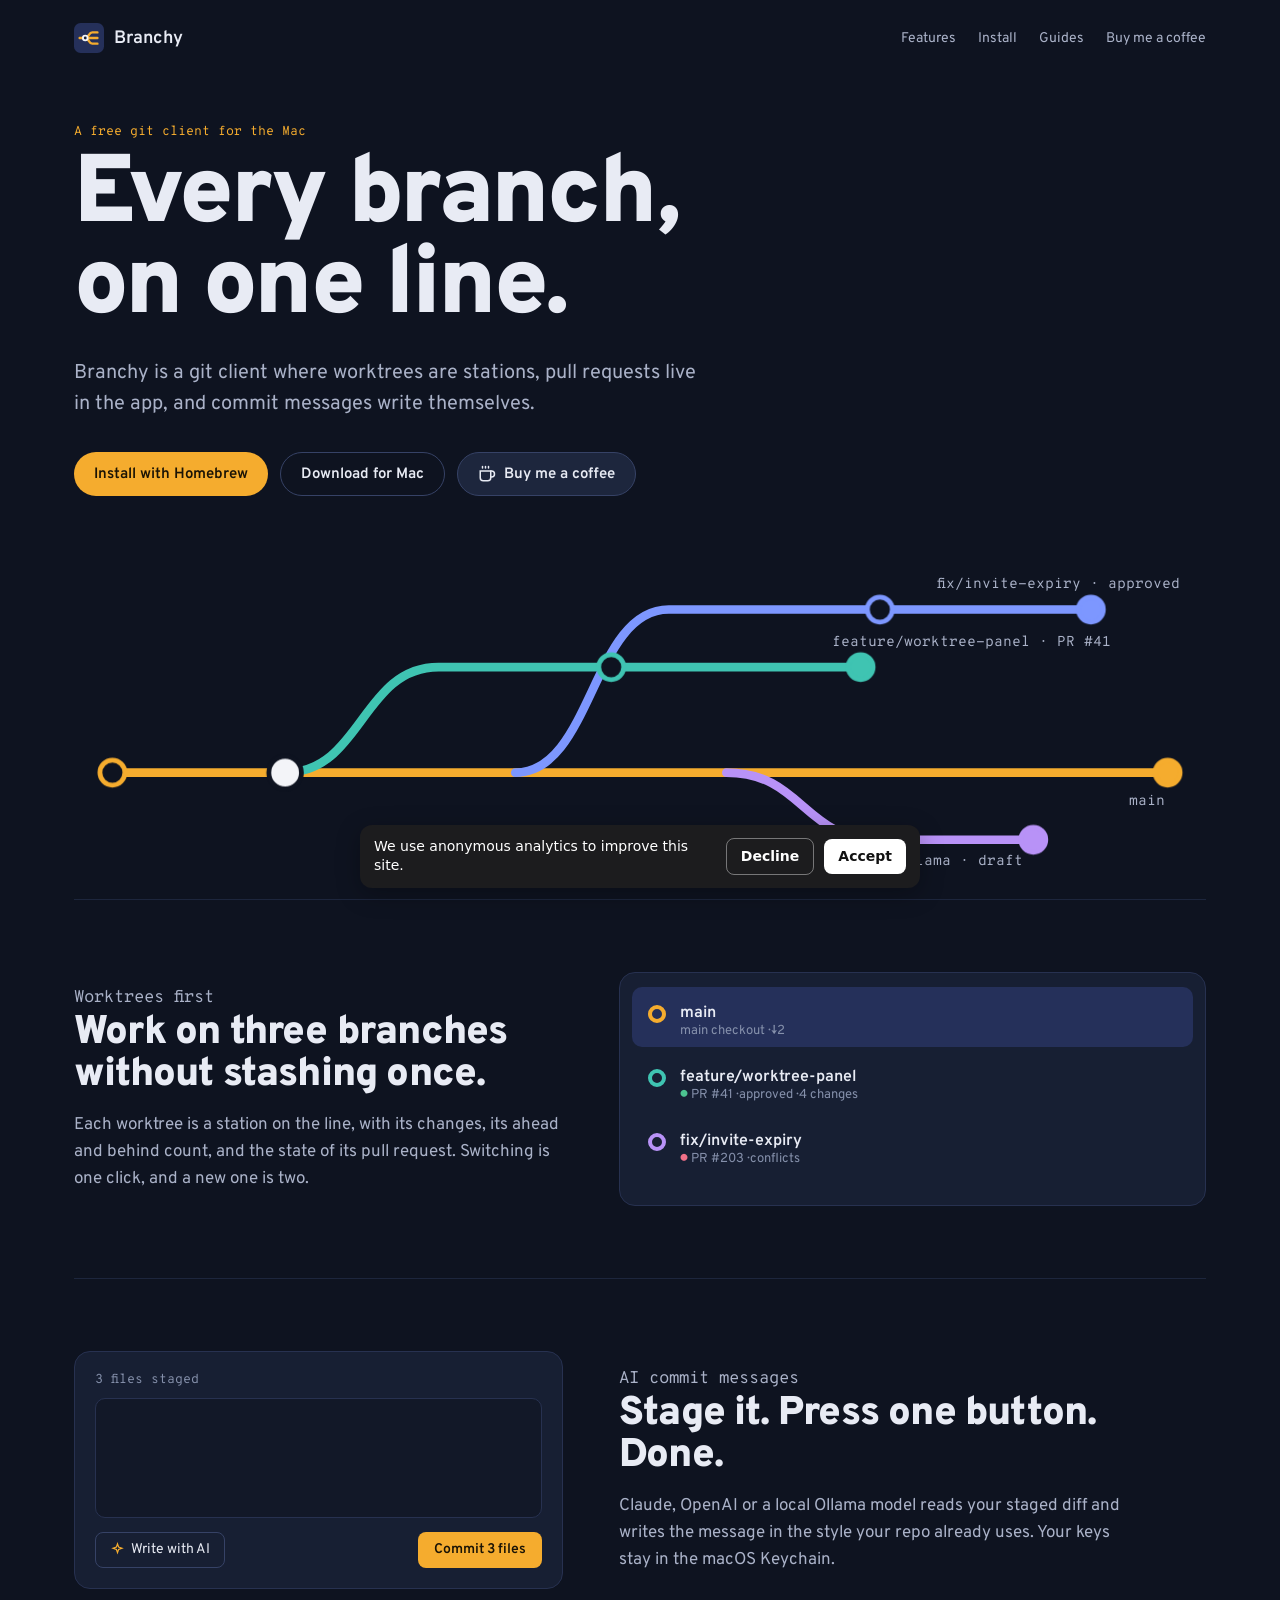
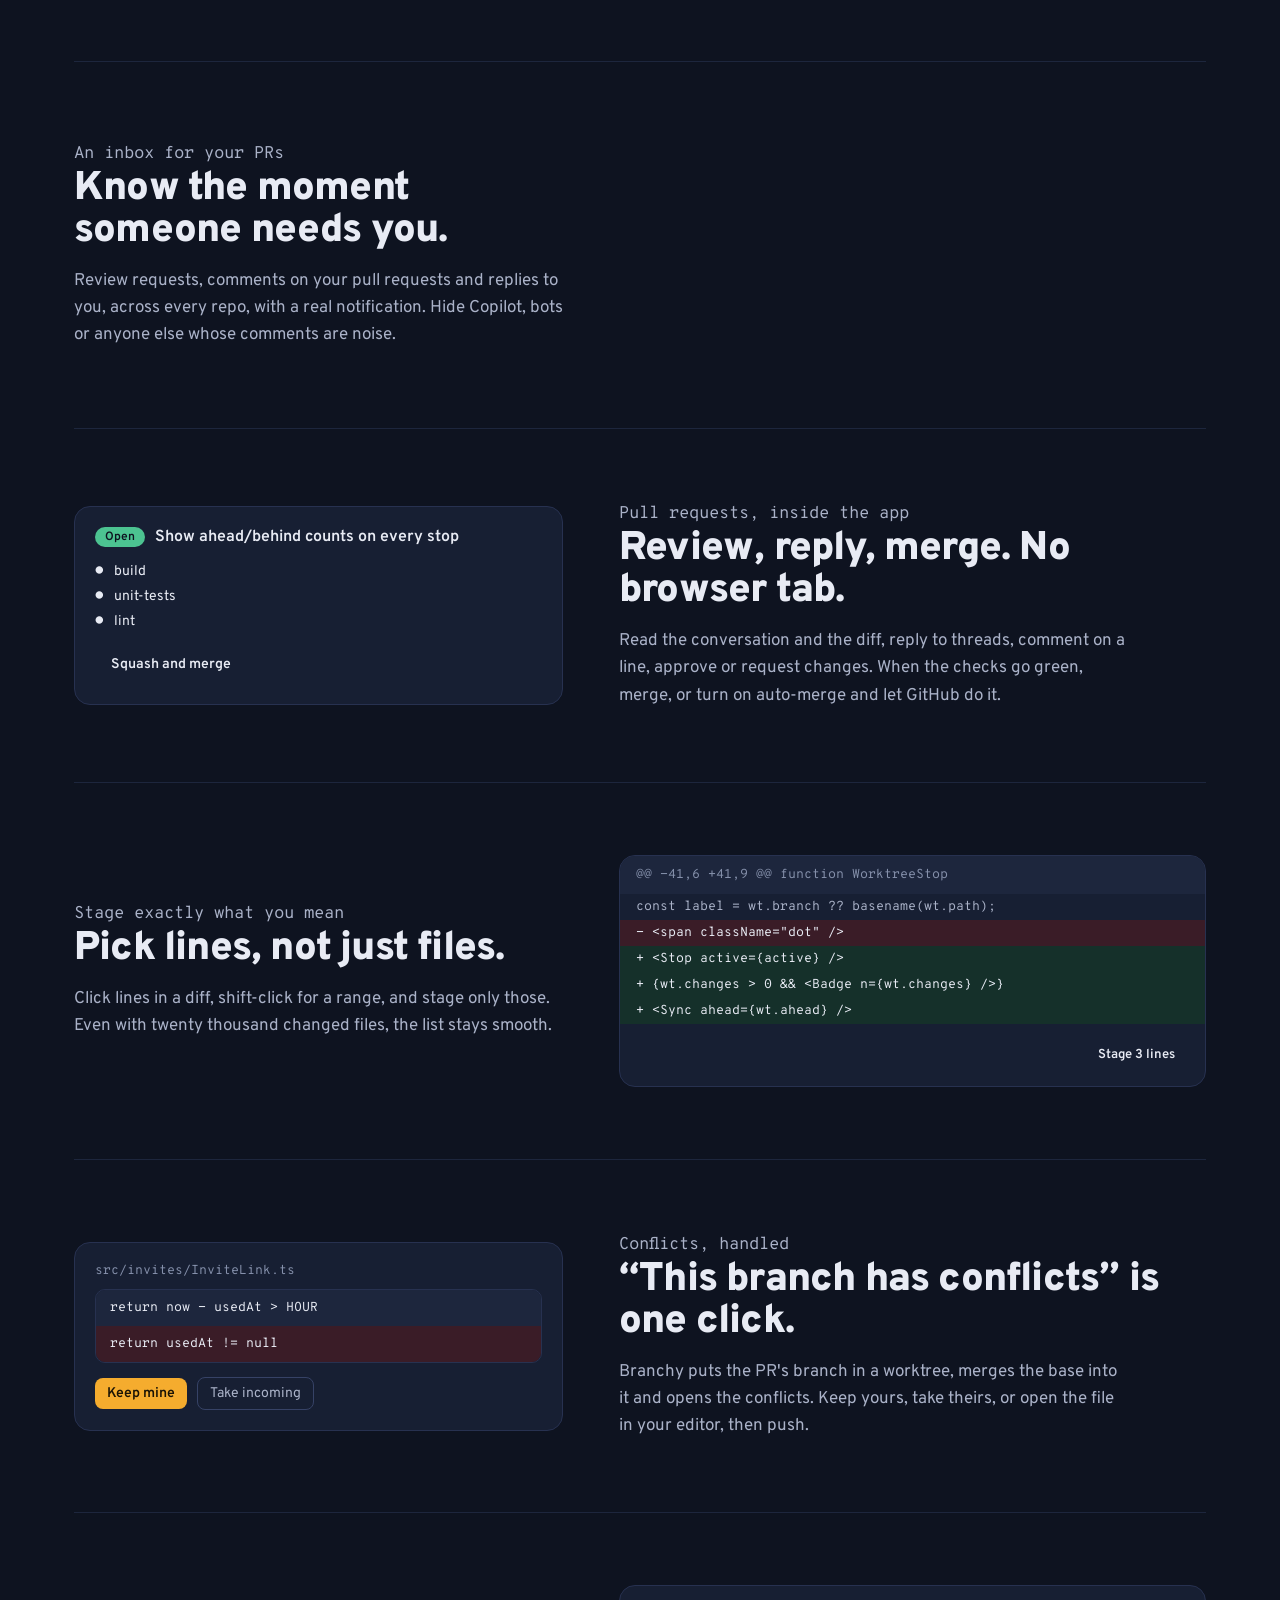
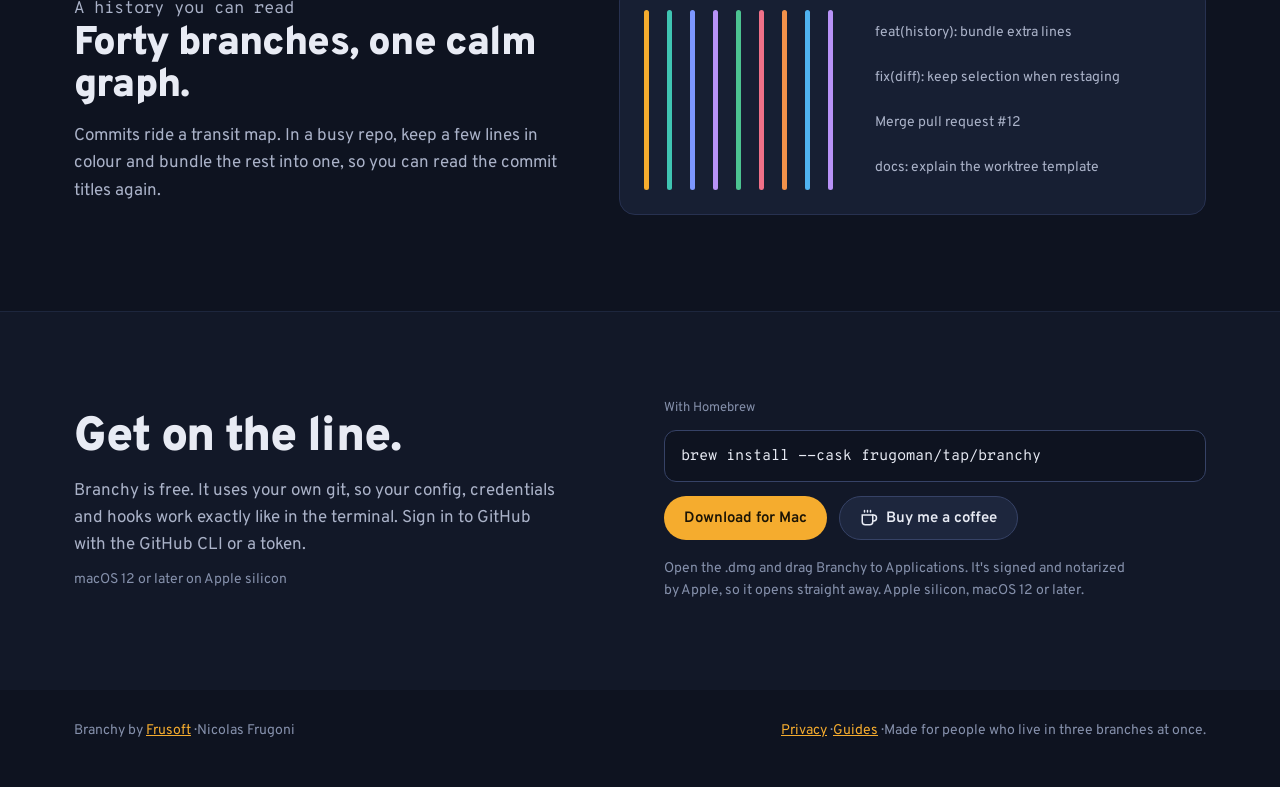
<file: index.html>
<!doctype html>
<html lang="en">
<head>
<meta charset="utf-8">
<meta name="viewport" content="width=device-width, initial-scale=1">
<title>Branchy — a git client where every branch is a line</title>
<meta name="description" content="A free git client for the Mac where worktrees are stations, pull requests live in the app, and commit messages write themselves.">
<link rel="canonical" href="https://branchy.frusoft.dev/">
<meta name="twitter:card" content="summary">
<meta name="twitter:title" content="Branchy — a git client where every branch is a line">
<meta name="twitter:description" content="A free git client for macOS built around worktrees: every worktree on one line, pull requests in the app, AI commit messages.">
<meta name="twitter:image" content="https://branchy.frusoft.dev/icon.png">
<meta property="og:type" content="website">
<meta property="og:url" content="https://branchy.frusoft.dev/">
<meta property="og:title" content="Branchy — every branch, on one line">
<meta property="og:description" content="Worktrees as stations, a PR inbox with notifications, reviews and merges in the app, and AI commit messages. Free for macOS.">
<meta property="og:image" content="https://branchy.frusoft.dev/icon.png">
<meta name="theme-color" content="#0e1320">
<link rel="icon" href="icon.png">
<link rel="preconnect" href="https://fonts.googleapis.com">
<link href="https://fonts.googleapis.com/css2?family=Overpass:wght@400;500;600;800;900&family=Overpass+Mono:wght@400;500&display=swap" rel="stylesheet">
<style>
body{margin:0;background:#0e1320}
a{color:#f5ac2e}a:hover{color:#ffc766}
*{box-sizing:border-box}
.wrap{max-width:1180px;margin:0 auto;padding:0 24px}
.mono{font-family:var(--mono)}
.disp{font-family:var(--display);font-weight:var(--display-weight)}
.btn{display:inline-flex;align-items:center;gap:8px;min-height:44px;padding:0 20px;border-radius:999px;font-weight:600;font-size:15px;text-decoration:none;white-space:nowrap}
.btn-primary{background:#f5ac2e;color:#1b1405}.btn-primary:hover{color:#1b1405;background:#ffbe4d}
.btn-ghost{border:1px solid #364266;color:#e8ebf4}.btn-ghost:hover{color:#e8ebf4;border-color:#5d6785}
.btn-coffee{background:#1d263d;color:#e8ebf4;border:1px solid #364266}.btn-coffee:hover{color:#e8ebf4;border-color:#f5ac2e}
.card{background:#171f33;border:1px solid #273150;border-radius:16px;overflow:hidden}
.feature{display:grid;grid-template-columns:minmax(0,5fr) minmax(0,6fr);gap:56px;align-items:center;padding:72px 0;border-top:1px solid #1d263d}
.feature.flip .copy{order:2}
@media (max-width:860px){.feature{grid-template-columns:1fr;gap:28px;padding:48px 0}.feature.flip .copy{order:0}.hero-grid{grid-template-columns:1fr !important}}
.kicker{font-family:var(--mono);font-size:13px;color:#f5ac2e;margin:0 0 12px}
.feature h2{font-family:var(--display);font-size:40px;line-height:1.05;letter-spacing:-0.02em;margin:0 0 16px;font-weight:var(--display-weight)}
.feature p{font-size:17px;line-height:1.6;color:#aab2c8;margin:0;max-width:46ch}

/* hero map: lines draw, stations light up, a train runs the main line */
.draw{stroke-dasharray:1400;stroke-dashoffset:1400;animation:draw 2.4s cubic-bezier(.6,.1,.2,1) forwards}
.d2{animation-delay:.5s}.d3{animation-delay:.9s}.d4{animation-delay:1.3s}
@keyframes draw{to{stroke-dashoffset:0}}
.stop{opacity:0;transform-box:fill-box;transform-origin:center;animation:pop .4s ease-out forwards}
@keyframes pop{from{opacity:0;transform:scale(.3)}to{opacity:1;transform:scale(1)}}
.train{offset-path:path('M40 230 H1140');animation:ride 7s linear 2.4s infinite;opacity:0}
@keyframes ride{0%{offset-distance:0%;opacity:0}6%{opacity:1}94%{opacity:1}100%{offset-distance:100%;opacity:0}}
.lbl{opacity:0;animation:fade .5s ease-out forwards}
@keyframes fade{to{opacity:1}}

/* worktrees: the active station moves down the line */
.wt-hl{animation:wt 7.5s ease-in-out infinite}
@keyframes wt{0%,28%{transform:translateY(0)}34%,62%{transform:translateY(64px)}68%,94%{transform:translateY(128px)}100%{transform:translateY(0)}}

/* AI commit: a message types itself */
.type{display:inline-block;overflow:hidden;white-space:nowrap;vertical-align:bottom;width:0;animation:type 6s steps(46) infinite}
@keyframes type{0%,12%{width:0}62%,92%{width:46ch}100%{width:0}}
.type2{display:inline-block;overflow:hidden;white-space:nowrap;vertical-align:bottom;width:0;animation:type2 6s steps(38) infinite}
@keyframes type2{0%,62%{width:0}84%,92%{width:38ch}100%{width:0}}
.spark{animation:spark 6s ease-in-out infinite}
@keyframes spark{0%,10%{box-shadow:0 0 0 0 rgba(245,172,46,.0)}6%{box-shadow:0 0 0 6px rgba(245,172,46,.35)}20%,100%{box-shadow:0 0 0 0 rgba(245,172,46,0)}}

/* inbox: notifications slide in */
.note{opacity:0;transform:translateX(40px);animation:note 8s ease-out infinite}
.n2{animation-delay:.8s}.n3{animation-delay:1.6s}
@keyframes note{0%{opacity:0;transform:translateX(40px)}8%,80%{opacity:1;transform:none}90%,100%{opacity:0;transform:translateX(0) translateY(-8px)}}

/* PR: checks pass, then merge */
.chk{animation:chk 8s steps(1) infinite}
.c2{animation-name:chk2}.c3{animation-name:chk3}
@keyframes chk{0%,12%{color:#f5ac2e}12%,100%{color:#4cc391}}
@keyframes chk2{0%,24%{color:#f5ac2e}24%,100%{color:#4cc391}}
@keyframes chk3{0%,36%{color:#f5ac2e}36%,100%{color:#4cc391}}
.merge{animation:merge 8s ease infinite}
@keyframes merge{0%,40%{background:#273150;color:#737d98}46%,64%{background:#f5ac2e;color:#1b1405}70%,100%{background:#b892f7;color:#0e1320}}
.merged{opacity:0;animation:merged 8s ease infinite}
@keyframes merged{0%,68%{opacity:0}72%,96%{opacity:1}100%{opacity:0}}

/* staging: lines get picked one by one */
.pick{animation:pick 6s steps(1) infinite}
.p2{animation-name:pick2}.p3{animation-name:pick3}
@keyframes pick{0%,15%{box-shadow:inset 3px 0 0 transparent}15%,85%{box-shadow:inset 3px 0 0 #7d97ff}}
@keyframes pick2{0%,30%{box-shadow:inset 3px 0 0 transparent}30%,85%{box-shadow:inset 3px 0 0 #7d97ff}}
@keyframes pick3{0%,45%{box-shadow:inset 3px 0 0 transparent}45%,85%{box-shadow:inset 3px 0 0 #7d97ff}}
.stagebtn{animation:stagebtn 6s steps(1) infinite}
@keyframes stagebtn{0%,55%{background:#1d263d;color:#aab2c8}55%,85%{background:#f5ac2e;color:#1b1405}}

/* conflicts: pick a side, file resolves */
.ours{animation:ours 7s ease infinite}
@keyframes ours{0%,30%{opacity:1}40%,100%{opacity:1;background:#15302a}}
.theirs{animation:theirs 7s ease infinite}
@keyframes theirs{0%,30%{opacity:1;max-height:40px}40%,100%{opacity:0;max-height:0}}
.resolved{opacity:0;animation:resolved 7s ease infinite}
@keyframes resolved{0%,42%{opacity:0}50%,92%{opacity:1}100%{opacity:0}}

/* history: many lines bundle into one */
.lane{animation:bundle 6s ease-in-out infinite}
@keyframes bundle{0%,30%{transform:none;opacity:1}55%,85%{transform:translateX(var(--to));opacity:.25}100%{transform:none;opacity:1}}

@media (prefers-reduced-motion:reduce){
  *,*::before,*::after{animation:none !important}
  .draw{stroke-dashoffset:0}.stop,.lbl,.note,.merged,.resolved{opacity:1;transform:none}
  .type{width:46ch}.type2{width:38ch}.train{display:none}
}
</style>
<script type="application/ld+json">
{"@context":"https://schema.org","@type":"SoftwareApplication","name":"Branchy","applicationCategory":"DeveloperApplication","operatingSystem":"macOS 12 or later (Apple silicon)","description":"A free git client for macOS where worktrees are first-class: every worktree on one line, pull requests reviewed and merged in the app, AI commit messages.","url":"https://branchy.frusoft.dev/","downloadUrl":"https://github.com/frugoman/homebrew-tap/releases/download/branchy-v0.3.0/Branchy-0.3.0.dmg","softwareVersion":"0.3.0","image":"https://branchy.frusoft.dev/icon.png","offers":{"@type":"Offer","price":"0","priceCurrency":"USD"},"author":{"@type":"Organization","name":"Frusoft","url":"https://frusoft.dev"}}
</script>
<script defer src="/analytics.js" data-mid="G-8YEB17G493"></script>
</head>
<body>
<div style="background: #0e1320; color: #e8ebf4; font-family: var(--body); font-size: 16px; overflow: hidden; --display: 'Overpass', sans-serif; --body: 'Overpass', sans-serif; --mono: 'Overpass Mono', monospace; --display-weight: 900">

  <header class="wrap" style="display: flex; align-items: center; gap: 16px; height: 76px">
    <a href="#top" style="display: flex; align-items: center; gap: 10px; color: #e8ebf4; text-decoration: none; font-weight: 600; font-size: 18px">
      <svg width="30" height="30" viewBox="0 0 64 64" aria-hidden="true"><rect width="64" height="64" rx="14" fill="#25305a"></rect><path d="M12 32H50M24 32c8 0 7-12 15-12h11M24 32c8 0 7 12 15 12h11" fill="none" stroke-width="5" stroke-linecap="round" stroke="#f5ac2e"></path><circle cx="24" cy="32" r="7" fill="#f3f4f8"></circle><circle cx="24" cy="32" r="3" fill="#18203a"></circle></svg>
      Branchy
    </a>
    <nav aria-label="Sections" style="display: flex; gap: 22px; margin-left: auto; font-size: 14px; flex-wrap: wrap">
      <a href="#features" style="color: #aab2c8; text-decoration: none">Features</a>
      <a href="#install" style="color: #aab2c8; text-decoration: none">Install</a>
      <a href="/guides/" style="color: #aab2c8; text-decoration: none">Guides</a>
      <a href="https://buymeacoffee.com/frugoman" style="color: #aab2c8; text-decoration: none">Buy me a coffee</a>
    </nav>
  </header>

  <section id="top" class="wrap" style="padding: 48px 24px 24px">
    <div class="hero-grid" style="display: grid; grid-template-columns: minmax(0, 1fr); gap: 32px">
      <div style="max-width: 820px">
        <p class="kicker">A free git client for the Mac</p>
        <h1 class="disp" style="margin: 0; font-size: clamp(48px, 8vw, 96px); line-height: .95; letter-spacing: -0.03em">Every branch,<br>on one line.</h1>
        <p style="margin: 24px 0 0; font-size: 20px; line-height: 1.55; color: #aab2c8; max-width: 640px">Branchy is a git client where worktrees are stations, pull requests live in the app, and commit messages write themselves.</p>
        <div style="display: flex; flex-wrap: wrap; gap: 12px; margin-top: 32px; align-items: center">
          <a class="btn btn-primary" href="#install">Install with Homebrew</a>
          <a data-cta="download" class="btn btn-ghost" href="https://github.com/frugoman/homebrew-tap/releases/download/branchy-v0.3.0/Branchy-0.3.0.dmg">Download for Mac</a>
          <a class="btn btn-coffee" href="https://buymeacoffee.com/frugoman">
            <svg width="18" height="18" viewBox="0 0 24 24" fill="none" stroke="currentColor" stroke-width="2" stroke-linecap="round" aria-hidden="true"><path d="M17 8h1a4 4 0 1 1 0 8h-1"></path><path d="M3 8h14v9a4 4 0 0 1-4 4H7a4 4 0 0 1-4-4Z"></path><path d="M6 2v2M10 2v2M14 2v2"></path></svg>
            Buy me a coffee
          </a>
        </div>
      </div>
    </div>

    <figure style="margin: 56px 0 0" aria-label="Animated transit map: branches leave main as coloured lines with worktree stations">
      <svg viewBox="0 0 1180 330" width="100%" role="img" aria-label="Branches drawn as transit lines leaving main">
        <g fill="none" stroke-width="9" stroke-linecap="round">
          <path class="draw" d="M40 230 H1140" stroke="#f5ac2e"></path>
          <path class="draw d2" d="M220 230 C 300 230 300 120 380 120 H 820" stroke="#3fc4b2"></path>
          <path class="draw d3" d="M460 230 C 540 230 540 60 620 60 H 1060" stroke="#7d97ff"></path>
          <path class="draw d4" d="M680 230 C 760 230 760 300 840 300 H 1000" stroke="#b892f7"></path>
        </g>
        <g stroke-width="5">
          <circle class="stop" style="animation-delay:.6s" cx="40" cy="230" r="13" fill="#0e1320" stroke="#f5ac2e"></circle>
          <circle class="stop" style="animation-delay:1.2s" cx="220" cy="230" r="17" fill="#f3f4f8" stroke="#0e1320"></circle>
          <circle class="stop" style="animation-delay:1.6s" cx="560" cy="120" r="13" fill="#0e1320" stroke="#3fc4b2"></circle>
          <circle class="stop" style="animation-delay:2.1s" cx="820" cy="120" r="13" fill="#3fc4b2" stroke="#3fc4b2"></circle>
          <circle class="stop" style="animation-delay:2.4s" cx="840" cy="60" r="13" fill="#0e1320" stroke="#7d97ff"></circle>
          <circle class="stop" style="animation-delay:2.8s" cx="1060" cy="60" r="13" fill="#7d97ff" stroke="#7d97ff"></circle>
          <circle class="stop" style="animation-delay:3.1s" cx="1000" cy="300" r="13" fill="#b892f7" stroke="#b892f7"></circle>
          <circle class="stop" style="animation-delay:2.2s" cx="1140" cy="230" r="13" fill="#f5ac2e" stroke="#f5ac2e"></circle>
        </g>
        <circle class="train" r="8" fill="#f3f4f8"></circle>
        <g style="font-family: var(--mono)" font-size="15" fill="#aab2c8">
          <text class="lbl" style="animation-delay:2.4s" x="790" y="98">feature/worktree-panel · PR #41</text>
          <text class="lbl" style="animation-delay:2.9s" x="900" y="38">fix/invite-expiry · approved</text>
          <text class="lbl" style="animation-delay:3.2s" x="830" y="326">ai/ollama · draft</text>
          <text class="lbl" style="animation-delay:2.4s" x="1100" y="264">main</text>
        </g>
      </svg>
    </figure>
  </section>

  <main id="features" class="wrap">

    <section class="feature">
      <div class="copy">
        <p class="kicker">Worktrees first</p>
        <h2>Work on three branches without stashing once.</h2>
        <p>Each worktree is a station on the line, with its changes, its ahead and behind count, and the state of its pull request. Switching is one click, and a new one is two.</p>
      </div>
      <div class="card" style="padding: 20px; position: relative">
        <div class="wt-hl" style="position: absolute; left: 12px; right: 12px; top: 14px; height: 60px; border-radius: 10px; background: #25305a" aria-hidden="true"></div>
        <ol style="list-style: none; margin: 0; padding: 0; position: relative">
          <li style="display: flex; gap: 14px; height: 64px; align-items: flex-start; padding: 10px 8px"><span style="width: 18px; height: 18px; border-radius: 50%; border: 4px solid #f5ac2e; flex-shrink: 0; margin-top: 2px" aria-hidden="true"></span><div><div style="font-weight: 600">main</div><div style="font-size: 13px; color: #8590ab">main checkout · ↓2</div></div></li>
          <li style="display: flex; gap: 14px; height: 64px; align-items: flex-start; padding: 10px 8px"><span style="width: 18px; height: 18px; border-radius: 50%; border: 4px solid #3fc4b2; flex-shrink: 0; margin-top: 2px" aria-hidden="true"></span><div><div style="font-weight: 600">feature/worktree-panel</div><div style="font-size: 13px; color: #8590ab"><span style="color: #4cc391">●</span> PR #41 · approved · 4 changes</div></div></li>
          <li style="display: flex; gap: 14px; height: 64px; align-items: flex-start; padding: 10px 8px"><span style="width: 18px; height: 18px; border-radius: 50%; border: 4px solid #b892f7; flex-shrink: 0; margin-top: 2px" aria-hidden="true"></span><div><div style="font-weight: 600">fix/invite-expiry</div><div style="font-size: 13px; color: #8590ab"><span style="color: #f07088">●</span> PR #203 · conflicts</div></div></li>
        </ol>
      </div>
    </section>

    <section class="feature flip">
      <div class="copy">
        <p class="kicker">AI commit messages</p>
        <h2>Stage it. Press one button. Done.</h2>
        <p>Claude, OpenAI or a local Ollama model reads your staged diff and writes the message in the style your repo already uses. Your keys stay in the macOS Keychain.</p>
      </div>
      <div class="card" style="padding: 20px">
        <div class="mono" style="font-size: 13px; color: #8590ab; margin-bottom: 10px">3 files staged</div>
        <div class="mono" style="min-height: 120px; border-radius: 10px; border: 1px solid #273150; background: #121828; padding: 14px; font-size: 14px; line-height: 1.7">
          <span class="type">feat(worktrees): show sync state on each stop</span><br>
          <span class="type2" style="color: #aab2c8">- ahead/behind counts next to each one</span>
        </div>
        <div style="display: flex; gap: 10px; margin-top: 14px">
          <span class="spark" style="display: inline-flex; align-items: center; gap: 6px; height: 36px; padding: 0 14px; border-radius: 8px; border: 1px solid #364266; color: #e8ebf4; font-size: 14px">
            <svg width="15" height="15" viewBox="0 0 24 24" fill="none" stroke="#f5ac2e" stroke-width="2" aria-hidden="true"><path d="M12 3l1.8 5.2L19 10l-5.2 1.8L12 17l-1.8-5.2L5 10l5.2-1.8z"></path></svg>
            Write with AI
          </span>
          <span style="margin-left: auto; display: inline-flex; align-items: center; height: 36px; padding: 0 16px; border-radius: 8px; background: #f5ac2e; color: #1b1405; font-weight: 600; font-size: 14px">Commit 3 files</span>
        </div>
      </div>
    </section>

    <section class="feature">
      <div class="copy">
        <p class="kicker">An inbox for your PRs</p>
        <h2>Know the moment someone needs you.</h2>
        <p>Review requests, comments on your pull requests and replies to you, across every repo, with a real notification. Hide Copilot, bots or anyone else whose comments are noise.</p>
      </div>
      <div style="display: flex; flex-direction: column; gap: 12px">
        <div class="card note" style="padding: 14px 16px; display: flex; gap: 12px"><span style="width: 10px; height: 10px; margin-top: 6px; border-radius: 50%; background: #f5ac2e; flex-shrink: 0" aria-hidden="true"></span><div><div style="font-weight: 600">anaruiz asked for your review</div><div class="mono" style="font-size: 13px; color: #8590ab">branchy#44 · Line-level staging for renamed files</div></div></div>
        <div class="card note n2" style="padding: 14px 16px; display: flex; gap: 12px"><span style="width: 10px; height: 10px; margin-top: 6px; border-radius: 50%; background: #f07088; flex-shrink: 0" aria-hidden="true"></span><div><div style="font-weight: 600">samokafor requested changes</div><div class="mono" style="font-size: 13px; color: #8590ab">alongtogether#203 · Keep invite links valid</div></div></div>
        <div class="card note n3" style="padding: 14px 16px; display: flex; gap: 12px"><span style="width: 10px; height: 10px; margin-top: 6px; border-radius: 50%; background: #3fc4b2; flex-shrink: 0" aria-hidden="true"></span><div><div style="font-weight: 600">marta-v replied to your comment</div><div class="mono" style="font-size: 13px; color: #8590ab">“Good catch, I moved the dismissal into the coordinator”</div></div></div>
      </div>
    </section>

    <section class="feature flip">
      <div class="copy">
        <p class="kicker">Pull requests, inside the app</p>
        <h2>Review, reply, merge. No browser tab.</h2>
        <p>Read the conversation and the diff, reply to threads, comment on a line, approve or request changes. When the checks go green, merge, or turn on auto-merge and let GitHub do it.</p>
      </div>
      <div class="card" style="padding: 20px">
        <div style="display: flex; align-items: center; gap: 10px"><span style="border-radius: 999px; background: #4cc391; color: #0e1320; font-size: 12px; font-weight: 600; padding: 2px 10px">Open</span><span style="font-weight: 600">Show ahead/behind counts on every stop</span></div>
        <ul style="list-style: none; margin: 16px 0; padding: 0; display: flex; flex-direction: column; gap: 8px; font-size: 14px">
          <li style="display: flex; gap: 10px"><span class="chk" aria-hidden="true">●</span>build</li>
          <li style="display: flex; gap: 10px"><span class="chk c2" aria-hidden="true">●</span>unit-tests</li>
          <li style="display: flex; gap: 10px"><span class="chk c3" aria-hidden="true">●</span>lint</li>
        </ul>
        <div style="display: flex; align-items: center; gap: 12px">
          <span class="merge" style="display: inline-flex; align-items: center; height: 38px; padding: 0 16px; border-radius: 8px; font-weight: 600; font-size: 14px">Squash and merge</span>
          <span class="merged mono" style="font-size: 13px; color: #b892f7">Merged into main</span>
        </div>
      </div>
    </section>

    <section class="feature">
      <div class="copy">
        <p class="kicker">Stage exactly what you mean</p>
        <h2>Pick lines, not just files.</h2>
        <p>Click lines in a diff, shift-click for a range, and stage only those. Even with twenty thousand changed files, the list stays smooth.</p>
      </div>
      <div class="card mono" style="font-size: 13px; line-height: 26px">
        <div style="padding: 6px 16px; background: #1d263d; color: #8590ab">@@ −41,6 +41,9 @@ function WorktreeStop</div>
        <div style="padding: 0 16px; color: #aab2c8">  const label = wt.branch ?? basename(wt.path);</div>
        <div class="pick" style="padding: 0 16px; background: #3a1c27">−   &lt;span className="dot" /&gt;</div>
        <div class="pick p2" style="padding: 0 16px; background: #15302a">+   &lt;Stop active={active} /&gt;</div>
        <div class="pick p3" style="padding: 0 16px; background: #15302a">+   {wt.changes &gt; 0 &amp;&amp; &lt;Badge n={wt.changes} /&gt;}</div>
        <div style="padding: 0 16px; background: #15302a">+   &lt;Sync ahead={wt.ahead} /&gt;</div>
        <div style="padding: 12px 16px; display: flex; justify-content: flex-end"><span class="stagebtn" style="font-family: var(--body); border-radius: 8px; padding: 6px 14px; font-weight: 600">Stage 3 lines</span></div>
      </div>
    </section>

    <section class="feature flip">
      <div class="copy">
        <p class="kicker">Conflicts, handled</p>
        <h2>“This branch has conflicts” is one click.</h2>
        <p>Branchy puts the PR's branch in a worktree, merges the base into it and opens the conflicts. Keep yours, take theirs, or open the file in your editor, then push.</p>
      </div>
      <div class="card" style="padding: 20px">
        <div class="mono" style="font-size: 13px; color: #8590ab; margin-bottom: 10px">src/invites/InviteLink.ts</div>
        <div class="mono" style="font-size: 13px; border-radius: 10px; overflow: hidden; border: 1px solid #273150">
          <div class="ours" style="padding: 10px 14px; background: #1d263d">return now − usedAt &gt; HOUR</div>
          <div class="theirs" style="padding: 10px 14px; background: #3a1c27; overflow: hidden">return usedAt != null</div>
        </div>
        <div style="display: flex; align-items: center; gap: 10px; margin-top: 14px; font-size: 14px">
          <span style="border-radius: 8px; padding: 7px 12px; background: #f5ac2e; color: #1b1405; font-weight: 600">Keep mine</span>
          <span style="border-radius: 8px; padding: 7px 12px; border: 1px solid #364266; color: #aab2c8">Take incoming</span>
          <span class="resolved" style="margin-left: auto; color: #4cc391">Resolved</span>
        </div>
      </div>
    </section>

    <section class="feature">
      <div class="copy">
        <p class="kicker">A history you can read</p>
        <h2>Forty branches, one calm graph.</h2>
        <p>Commits ride a transit map. In a busy repo, keep a few lines in colour and bundle the rest into one, so you can read the commit titles again.</p>
      </div>
      <div class="card" style="padding: 24px; display: flex; gap: 18px; height: 230px" aria-hidden="true">
        <span style="width: 5px; border-radius: 3px; background: #f5ac2e"></span>
        <span style="width: 5px; border-radius: 3px; background: #3fc4b2"></span>
        <span style="width: 5px; border-radius: 3px; background: #7d97ff"></span>
        <span class="lane" style="--to: 0px; width: 5px; border-radius: 3px; background: #b892f7"></span>
        <span class="lane" style="--to: -23px; width: 5px; border-radius: 3px; background: #4cc391"></span>
        <span class="lane" style="--to: -46px; width: 5px; border-radius: 3px; background: #f07088"></span>
        <span class="lane" style="--to: -69px; width: 5px; border-radius: 3px; background: #f2914a"></span>
        <span class="lane" style="--to: -92px; width: 5px; border-radius: 3px; background: #4fb2f0"></span>
        <span class="lane" style="--to: -115px; width: 5px; border-radius: 3px; background: #b892f7"></span>
        <div style="margin-left: 24px; display: flex; flex-direction: column; justify-content: space-around; font-size: 14px; color: #aab2c8">
          <span>feat(history): bundle extra lines</span>
          <span>fix(diff): keep selection when restaging</span>
          <span>Merge pull request #12</span>
          <span>docs: explain the worktree template</span>
        </div>
      </div>
    </section>
  </main>

  <section id="install" style="background: #121828; border-top: 1px solid #1d263d; margin-top: 24px">
    <div class="wrap" style="padding: 88px 24px; display: grid; grid-template-columns: repeat(auto-fit, minmax(300px, 1fr)); gap: 48px; align-items: center">
      <div>
        <h2 class="disp" style="margin: 0; font-size: 48px; line-height: 1; letter-spacing: -0.02em">Get on the line.</h2>
        <p style="margin: 16px 0 0; font-size: 17px; line-height: 1.6; color: #aab2c8; max-width: 44ch">Branchy is free. It uses your own git, so your config, credentials and hooks work exactly like in the terminal. Sign in to GitHub with the GitHub CLI or a token.</p>
        <p style="margin: 12px 0 0; font-size: 14px; color: #8590ab">macOS 12 or later on Apple silicon</p>
      </div>
      <div style="display: flex; flex-direction: column; gap: 14px">
        <label for="brew" style="font-size: 13px; color: #8590ab">With Homebrew</label>
        <input id="brew" readonly value="brew install --cask frugoman/tap/branchy" class="mono" style="height: 52px; border-radius: 12px; border: 1px solid #364266; background: #0e1320; color: #e8ebf4; padding: 0 16px; font-size: 15px">
        <div style="display: flex; flex-wrap: wrap; gap: 12px">
          <a data-cta="download" class="btn btn-primary" href="https://github.com/frugoman/homebrew-tap/releases/download/branchy-v0.3.0/Branchy-0.3.0.dmg">Download for Mac</a>
          <a class="btn btn-coffee" href="https://buymeacoffee.com/frugoman">
            <svg width="18" height="18" viewBox="0 0 24 24" fill="none" stroke="currentColor" stroke-width="2" stroke-linecap="round" aria-hidden="true"><path d="M17 8h1a4 4 0 1 1 0 8h-1"></path><path d="M3 8h14v9a4 4 0 0 1-4 4H7a4 4 0 0 1-4-4Z"></path><path d="M6 2v2M10 2v2M14 2v2"></path></svg>
            Buy me a coffee
          </a>
        </div>
        <p style="margin: 4px 0 0; font-size: 14px; line-height: 1.55; color: #8590ab; max-width: 52ch">Open the .dmg and drag Branchy to Applications. It's signed and notarized by Apple, so it opens straight away. Apple silicon, macOS 12 or later.</p>
      </div>
    </div>
  </section>

  <footer class="wrap" style="padding: 32px 24px 48px; display: flex; flex-wrap: wrap; gap: 16px; justify-content: space-between; font-size: 14px; color: #8590ab">
    <span>Branchy by <a href="https://frusoft.dev">Frusoft</a> · Nicolas Frugoni</span>
    <span><a href="/privacy/">Privacy</a> · <a href="/guides/">Guides</a> · Made for people who live in three branches at once.</span>
  </footer>
</div>
</body>
</html>
</file>
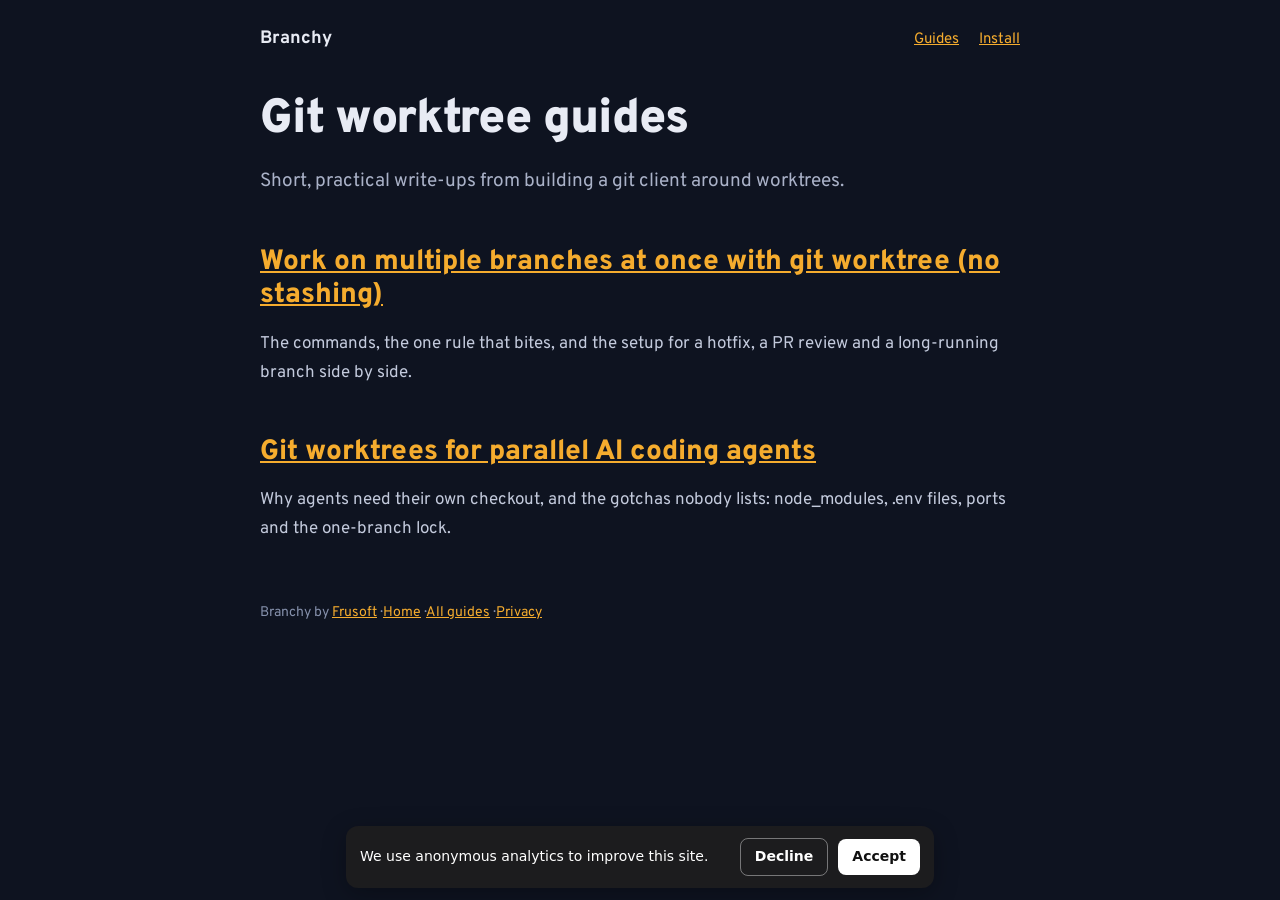
<file: guides/index.html>
<!doctype html><html lang="en"><head><meta charset="utf-8"><meta name="viewport" content="width=device-width, initial-scale=1"><meta name="theme-color" content="#0e1320"><link rel="icon" href="/icon.png"><link rel="preconnect" href="https://fonts.googleapis.com"><link href="https://fonts.googleapis.com/css2?family=Overpass:wght@400;600;800;900&family=Overpass+Mono:wght@400&display=swap" rel="stylesheet"><link rel="stylesheet" href="/guides/guide.css">
<title>Git worktree guides | Branchy</title>
<meta name="description" content="Practical guides to git worktrees: work on several branches at once without stashing, and run parallel AI coding agents safely.">
<link rel="canonical" href="https://branchy.frusoft.dev/guides/">
<meta property="og:title" content="Git worktree guides | Branchy"><meta property="og:type" content="website"><meta property="og:url" content="https://branchy.frusoft.dev/guides/"><meta property="og:image" content="https://branchy.frusoft.dev/icon.png"><meta name="twitter:card" content="summary">
<script defer src="/analytics.js" data-mid="G-8YEB17G493"></script>
</head><body><header><a class="brand" href="/">Branchy</a><a href="/guides/">Guides</a><a href="/#install">Install</a></header><main>
<h1>Git worktree guides</h1>
<p class="lede">Short, practical write-ups from building a git client around worktrees.</p>
<h2><a href="/guides/git-worktree-multiple-branches/">Work on multiple branches at once with git worktree (no stashing)</a></h2>
<p>The commands, the one rule that bites, and the setup for a hotfix, a PR review and a long-running branch side by side.</p>
<h2><a href="/guides/git-worktree-ai-coding-agents/">Git worktrees for parallel AI coding agents</a></h2>
<p>Why agents need their own checkout, and the gotchas nobody lists: node_modules, .env files, ports and the one-branch lock.</p>
</main><footer>Branchy by <a href="https://frusoft.dev">Frusoft</a> · <a href="/">Home</a> · <a href="/guides/">All guides</a> · <a href="/privacy/">Privacy</a></footer></body></html>
</file>
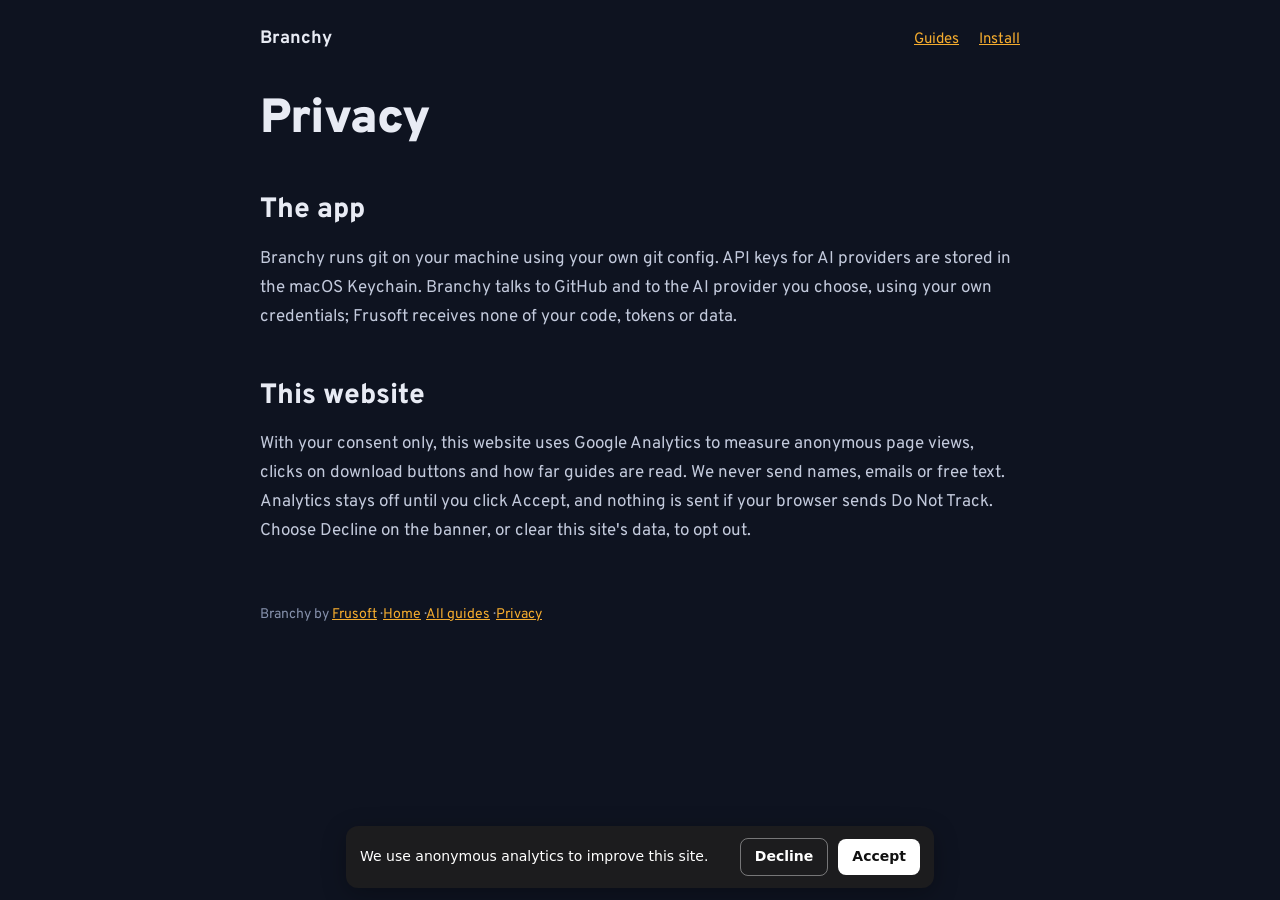
<file: privacy/index.html>
<!doctype html><html lang="en"><head><meta charset="utf-8"><meta name="viewport" content="width=device-width, initial-scale=1"><meta name="theme-color" content="#0e1320"><link rel="icon" href="/icon.png"><link rel="preconnect" href="https://fonts.googleapis.com"><link href="https://fonts.googleapis.com/css2?family=Overpass:wght@400;600;800;900&family=Overpass+Mono:wght@400&display=swap" rel="stylesheet"><link rel="stylesheet" href="/guides/guide.css">
<title>Privacy | Branchy</title>
<meta name="description" content="Branchy's privacy policy: the app collects nothing; this website uses anonymous analytics only if you accept.">
<link rel="canonical" href="https://branchy.frusoft.dev/privacy/">
<script defer src="/analytics.js" data-mid="G-8YEB17G493"></script>
</head><body><header><a class="brand" href="/">Branchy</a><a href="/guides/">Guides</a><a href="/#install">Install</a></header><main>
<h1>Privacy</h1>
<h2>The app</h2>
<p>Branchy runs git on your machine using your own git config. API keys for AI providers are stored in the macOS Keychain. Branchy talks to GitHub and to the AI provider you choose, using your own credentials; Frusoft receives none of your code, tokens or data.</p>
<h2>This website</h2>
<p>With your consent only, this website uses Google Analytics to measure anonymous page views, clicks on download buttons and how far guides are read. We never send names, emails or free text. Analytics stays off until you click Accept, and nothing is sent if your browser sends Do Not Track. Choose Decline on the banner, or clear this site's data, to opt out.</p>
</main><footer>Branchy by <a href="https://frusoft.dev">Frusoft</a> · <a href="/">Home</a> · <a href="/guides/">All guides</a> · <a href="/privacy/">Privacy</a></footer></body></html>
</file>
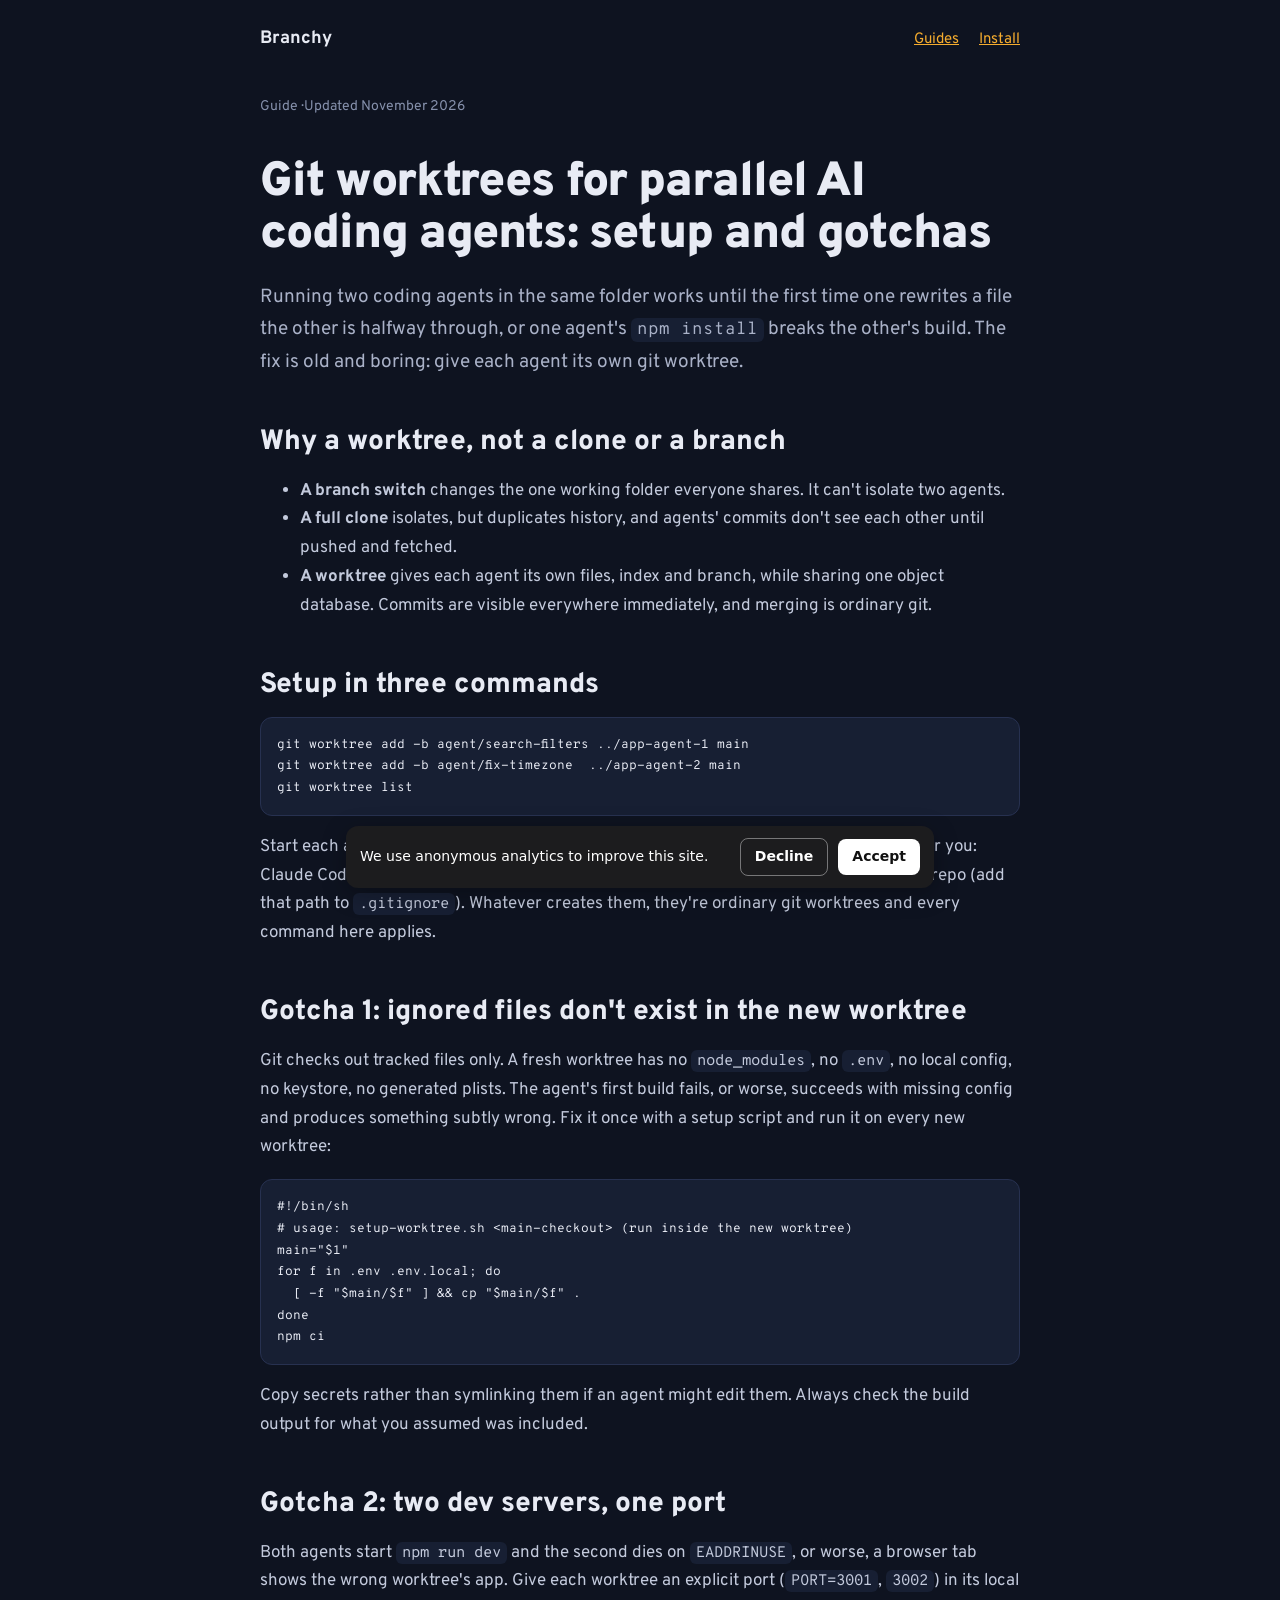
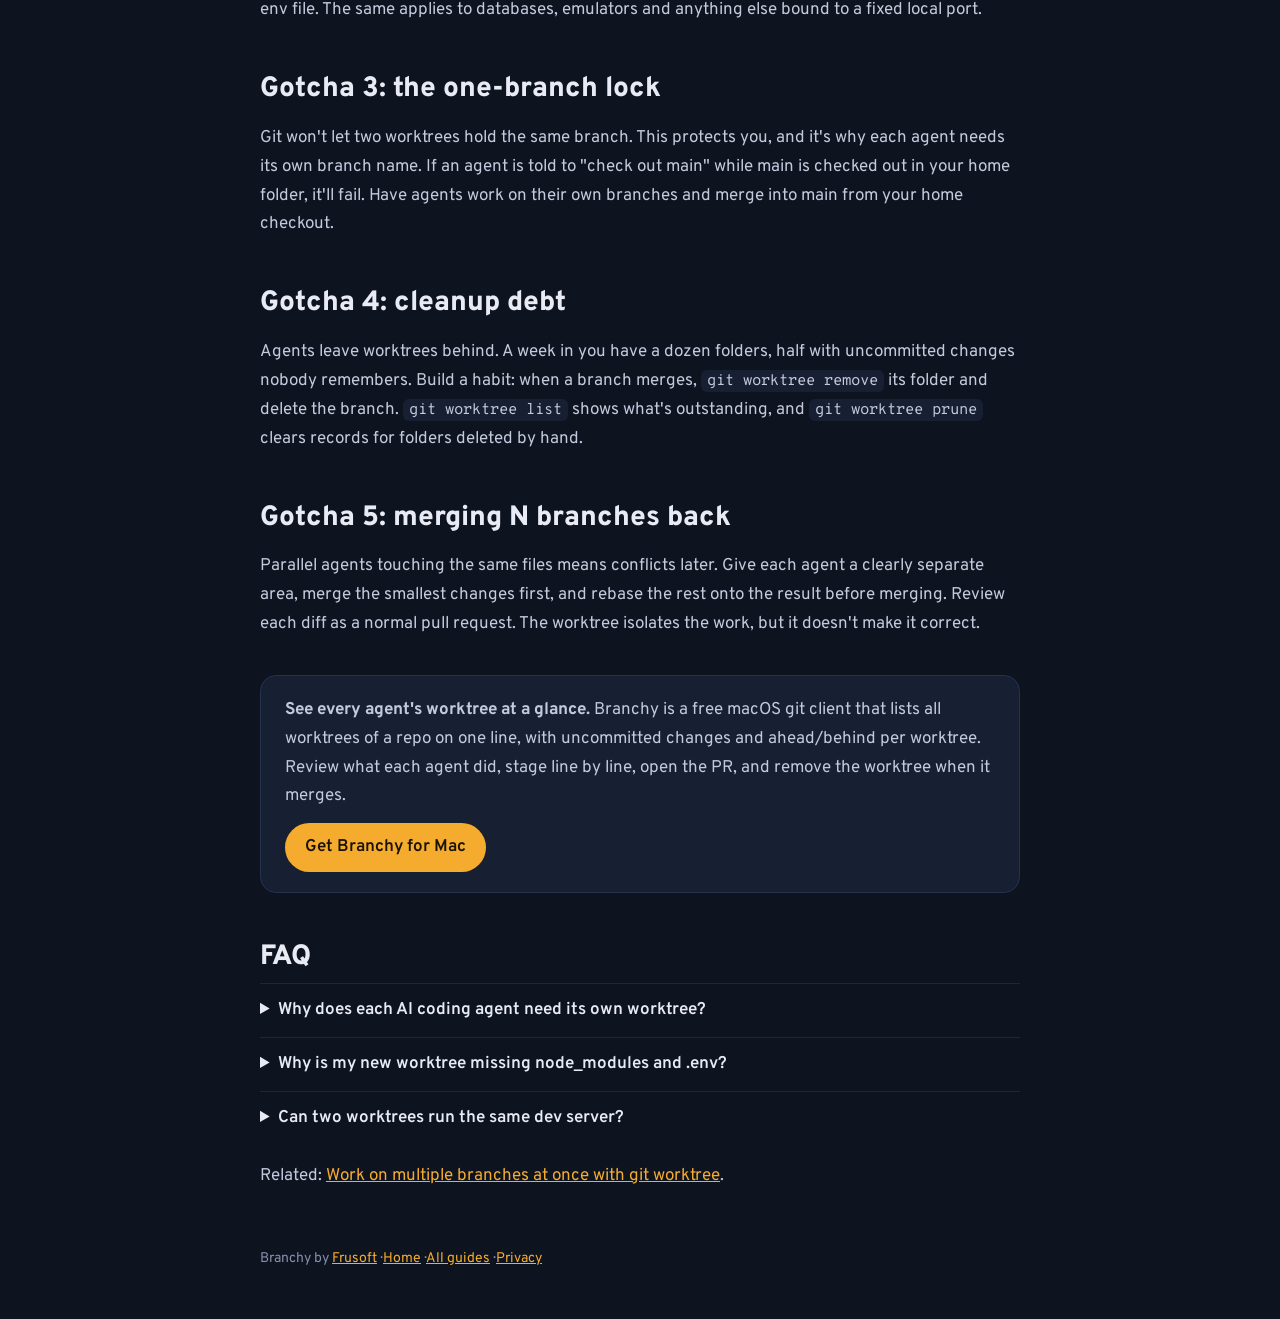
<file: guides/git-worktree-ai-coding-agents/index.html>
<!doctype html><html lang="en"><head><meta charset="utf-8"><meta name="viewport" content="width=device-width, initial-scale=1"><meta name="theme-color" content="#0e1320"><link rel="icon" href="/icon.png"><link rel="preconnect" href="https://fonts.googleapis.com"><link href="https://fonts.googleapis.com/css2?family=Overpass:wght@400;600;800;900&family=Overpass+Mono:wght@400&display=swap" rel="stylesheet"><link rel="stylesheet" href="/guides/guide.css">
<title>Git worktrees for parallel AI coding agents: setup and gotchas</title>
<meta name="description" content="Run several AI coding agents (Claude Code, Codex, Cursor) on one repo without collisions. Worktree setup plus node_modules, .env, port and branch-lock gotchas.">
<link rel="canonical" href="https://branchy.frusoft.dev/guides/git-worktree-ai-coding-agents/">
<meta property="og:title" content="Git worktrees for parallel AI coding agents"><meta property="og:description" content="Setup and the gotchas: node_modules, .env, ports, the one-branch lock."><meta property="og:type" content="article"><meta property="og:url" content="https://branchy.frusoft.dev/guides/git-worktree-ai-coding-agents/"><meta property="og:image" content="https://branchy.frusoft.dev/icon.png"><meta name="twitter:card" content="summary">
<script type="application/ld+json">{"@context":"https://schema.org","@type":"Article","headline":"Git worktrees for parallel AI coding agents: setup and gotchas","author":{"@type":"Organization","name":"Frusoft"},"publisher":{"@type":"Organization","name":"Frusoft","url":"https://frusoft.dev"},"mainEntityOfPage":"https://branchy.frusoft.dev/guides/git-worktree-ai-coding-agents/","datePublished":"2026-11-09"}</script>
<script type="application/ld+json">{"@context":"https://schema.org","@type":"FAQPage","mainEntity":[
{"@type":"Question","name":"Why does each AI coding agent need its own worktree?","acceptedAnswer":{"@type":"Answer","text":"Agents edit files and run builds. Two agents in one folder overwrite each other's edits and break each other's builds. Separate worktrees give each its own files, index and branch while sharing history."}},
{"@type":"Question","name":"Why is my new worktree missing node_modules and .env?","acceptedAnswer":{"@type":"Answer","text":"Git only checks out tracked files. Ignored files such as node_modules and .env exist only in the folder where they were created, so each worktree needs its own install and a copy of local config."}},
{"@type":"Question","name":"Can two worktrees run the same dev server?","acceptedAnswer":{"@type":"Answer","text":"Not on the same port. Give each worktree its own PORT, or let the tool pick a free one."}}]}</script>
<script defer src="/analytics.js" data-mid="G-8YEB17G493"></script>
</head><body><header><a class="brand" href="/">Branchy</a><a href="/guides/">Guides</a><a href="/#install">Install</a></header><main>
<p class="meta" style="margin-top:40px">Guide · Updated November 2026</p>
<h1>Git worktrees for parallel AI coding agents: setup and gotchas</h1>
<p class="lede">Running two coding agents in the same folder works until the first time one rewrites a file the other is halfway through, or one agent's <code>npm install</code> breaks the other's build. The fix is old and boring: give each agent its own git worktree.</p>

<h2>Why a worktree, not a clone or a branch</h2>
<ul>
<li><b>A branch switch</b> changes the one working folder everyone shares. It can't isolate two agents.</li>
<li><b>A full clone</b> isolates, but duplicates history, and agents' commits don't see each other until pushed and fetched.</li>
<li><b>A worktree</b> gives each agent its own files, index and branch, while sharing one object database. Commits are visible everywhere immediately, and merging is ordinary git.</li>
</ul>

<h2>Setup in three commands</h2>
<pre><code>git worktree add -b agent/search-filters ../app-agent-1 main
git worktree add -b agent/fix-timezone  ../app-agent-2 main
git worktree list</code></pre>
<p>Start each agent with its working directory set to its own folder. Some tools now do this for you: Claude Code, for example, can create worktrees under <code>.claude/worktrees/</code> inside the repo (add that path to <code>.gitignore</code>). Whatever creates them, they're ordinary git worktrees and every command here applies.</p>

<h2>Gotcha 1: ignored files don't exist in the new worktree</h2>
<p>Git checks out tracked files only. A fresh worktree has no <code>node_modules</code>, no <code>.env</code>, no local config, no keystore, no generated plists. The agent's first build fails, or worse, succeeds with missing config and produces something subtly wrong. Fix it once with a setup script and run it on every new worktree:</p>
<pre><code>#!/bin/sh
# usage: setup-worktree.sh &lt;main-checkout&gt; (run inside the new worktree)
main="$1"
for f in .env .env.local; do
  [ -f "$main/$f" ] &amp;&amp; cp "$main/$f" .
done
npm ci</code></pre>
<p>Copy secrets rather than symlinking them if an agent might edit them. Always check the build output for what you assumed was included.</p>

<h2>Gotcha 2: two dev servers, one port</h2>
<p>Both agents start <code>npm run dev</code> and the second dies on <code>EADDRINUSE</code>, or worse, a browser tab shows the wrong worktree's app. Give each worktree an explicit port (<code>PORT=3001</code>, <code>3002</code>) in its local env file. The same applies to databases, emulators and anything else bound to a fixed local port.</p>

<h2>Gotcha 3: the one-branch lock</h2>
<p>Git won't let two worktrees hold the same branch. This protects you, and it's why each agent needs its own branch name. If an agent is told to "check out main" while main is checked out in your home folder, it'll fail. Have agents work on their own branches and merge into main from your home checkout.</p>

<h2>Gotcha 4: cleanup debt</h2>
<p>Agents leave worktrees behind. A week in you have a dozen folders, half with uncommitted changes nobody remembers. Build a habit: when a branch merges, <code>git worktree remove</code> its folder and delete the branch. <code>git worktree list</code> shows what's outstanding, and <code>git worktree prune</code> clears records for folders deleted by hand.</p>

<h2>Gotcha 5: merging N branches back</h2>
<p>Parallel agents touching the same files means conflicts later. Give each agent a clearly separate area, merge the smallest changes first, and rebase the rest onto the result before merging. Review each diff as a normal pull request. The worktree isolates the work, but it doesn't make it correct.</p>

<div class="cta"><p><b>See every agent's worktree at a glance.</b> Branchy is a free macOS git client that lists all worktrees of a repo on one line, with uncommitted changes and ahead/behind per worktree. Review what each agent did, stage line by line, open the PR, and remove the worktree when it merges.</p><a data-cta="download" class="btn" href="/#install">Get Branchy for Mac</a></div>

<h2>FAQ</h2>
<details><summary>Why does each AI coding agent need its own worktree?</summary><p>Agents edit files and run builds. In one folder they overwrite each other's edits and break each other's builds. Separate worktrees isolate files, index and branch while sharing history.</p></details>
<details><summary>Why is my new worktree missing node_modules and .env?</summary><p>Git only checks out tracked files. Ignored files exist only where they were created, so each worktree needs its own install and a copy of local config.</p></details>
<details><summary>Can two worktrees run the same dev server?</summary><p>Not on the same port. Give each worktree its own <code>PORT</code>.</p></details>
<p>Related: <a href="/guides/git-worktree-multiple-branches/">Work on multiple branches at once with git worktree</a>.</p>
</main><footer>Branchy by <a href="https://frusoft.dev">Frusoft</a> · <a href="/">Home</a> · <a href="/guides/">All guides</a> · <a href="/privacy/">Privacy</a></footer></body></html>
</file>
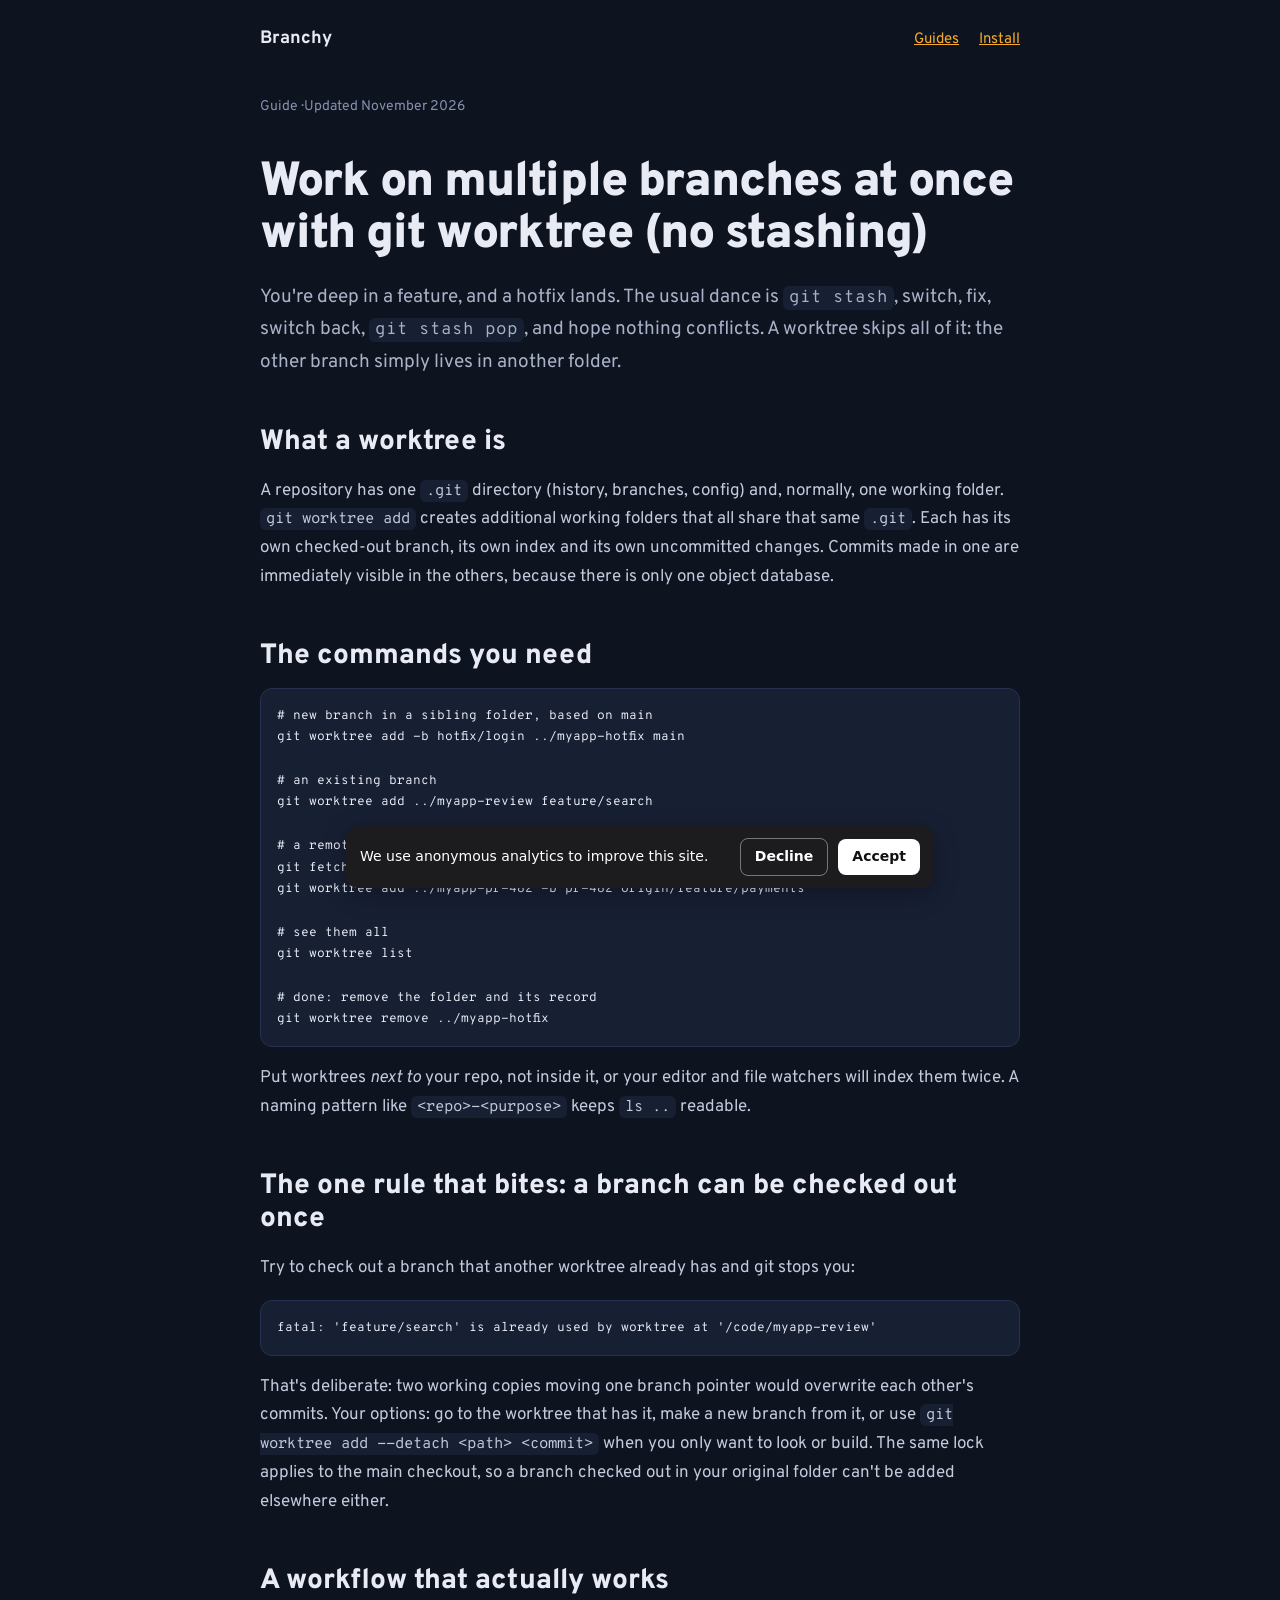
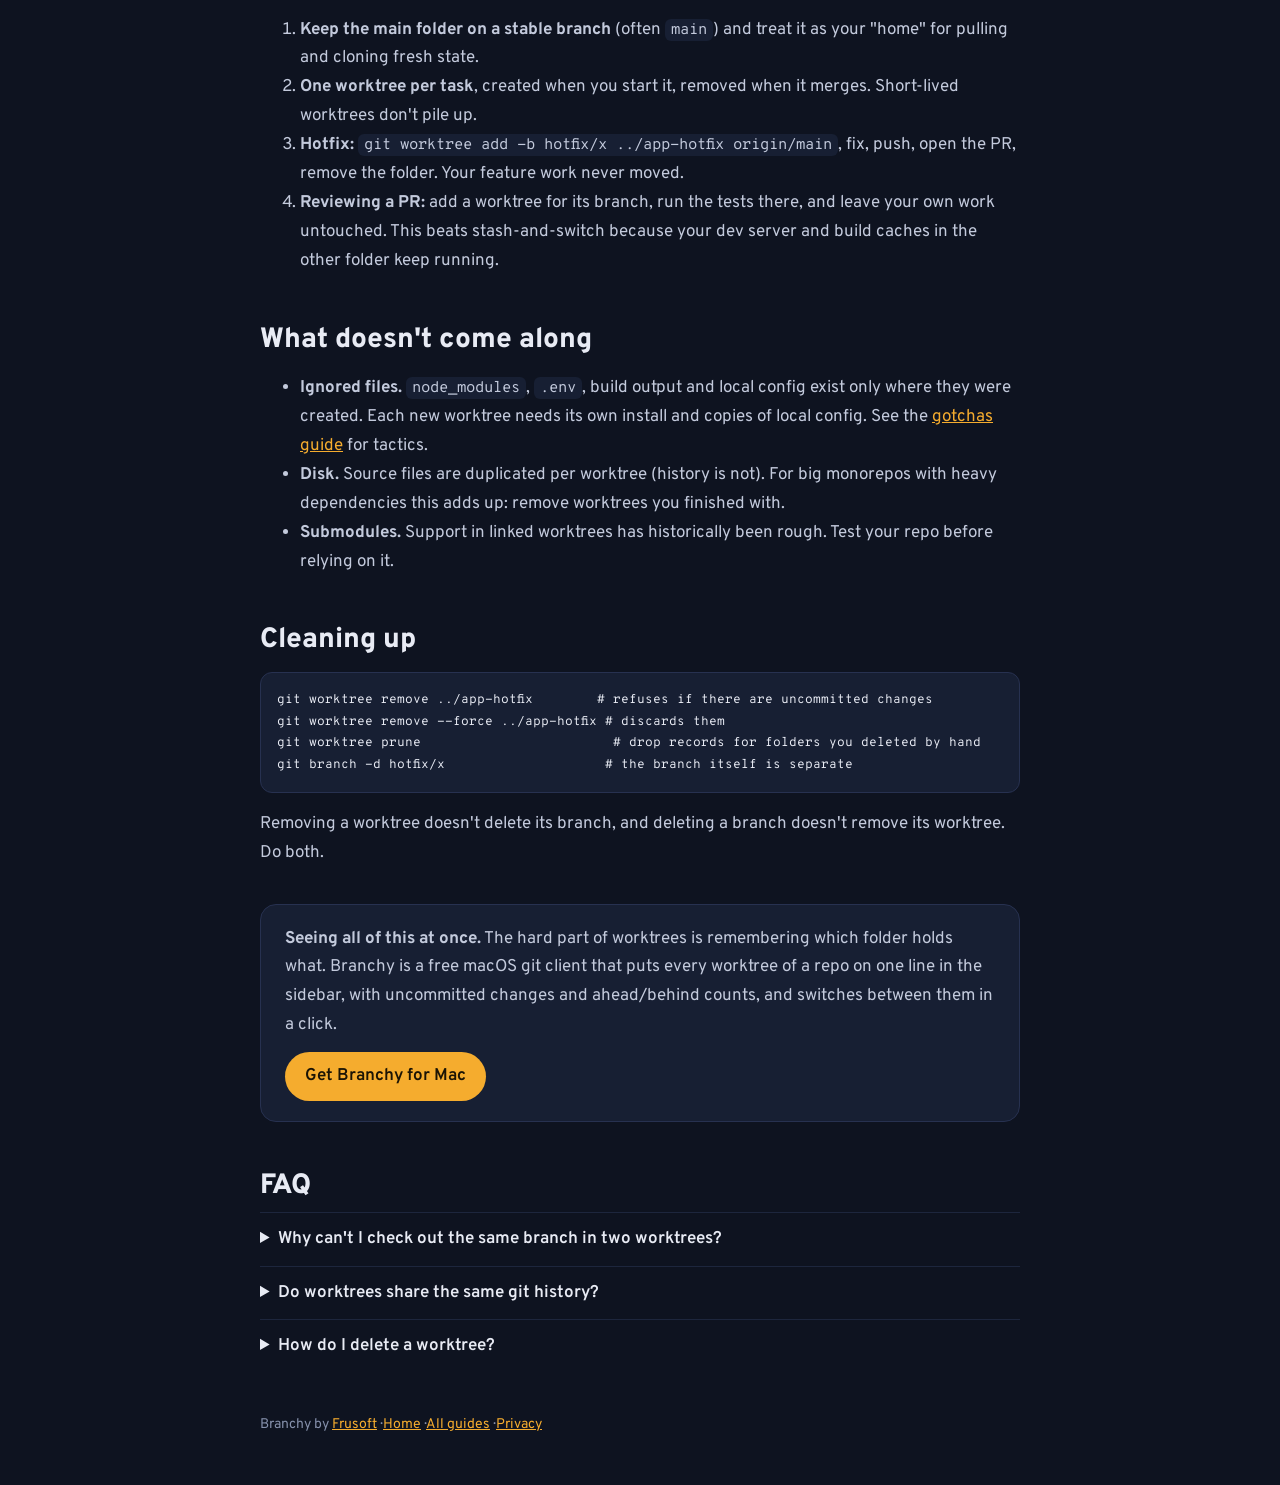
<file: guides/git-worktree-multiple-branches/index.html>
<!doctype html><html lang="en"><head><meta charset="utf-8"><meta name="viewport" content="width=device-width, initial-scale=1"><meta name="theme-color" content="#0e1320"><link rel="icon" href="/icon.png"><link rel="preconnect" href="https://fonts.googleapis.com"><link href="https://fonts.googleapis.com/css2?family=Overpass:wght@400;600;800;900&family=Overpass+Mono:wght@400&display=swap" rel="stylesheet"><link rel="stylesheet" href="/guides/guide.css">
<title>Work on multiple branches at once with git worktree</title>
<meta name="description" content="Use git worktree to keep several branches checked out in separate folders: no stashing, no half-committed WIP. Commands, rules and a hotfix workflow.">
<link rel="canonical" href="https://branchy.frusoft.dev/guides/git-worktree-multiple-branches/">
<meta property="og:title" content="Work on multiple branches at once with git worktree"><meta property="og:description" content="No stashing, no WIP commits: one folder per branch."><meta property="og:type" content="article"><meta property="og:url" content="https://branchy.frusoft.dev/guides/git-worktree-multiple-branches/"><meta property="og:image" content="https://branchy.frusoft.dev/icon.png"><meta name="twitter:card" content="summary">
<script type="application/ld+json">{"@context":"https://schema.org","@type":"Article","headline":"Work on multiple branches at once with git worktree (no stashing)","author":{"@type":"Organization","name":"Frusoft"},"publisher":{"@type":"Organization","name":"Frusoft","url":"https://frusoft.dev"},"mainEntityOfPage":"https://branchy.frusoft.dev/guides/git-worktree-multiple-branches/","datePublished":"2026-11-09"}</script>
<script type="application/ld+json">{"@context":"https://schema.org","@type":"FAQPage","mainEntity":[
{"@type":"Question","name":"Why can't I check out the same branch in two worktrees?","acceptedAnswer":{"@type":"Answer","text":"Git refuses because two working copies moving the same branch pointer would silently overwrite each other's commits. Create a new branch from it, or use git worktree add --detach for a read-only look."}},
{"@type":"Question","name":"Do worktrees share the same git history?","acceptedAnswer":{"@type":"Answer","text":"Yes. All worktrees share one .git object database, refs and config, so a commit made in one is instantly visible to the others. Only the working files, index and HEAD are separate."}},
{"@type":"Question","name":"How do I delete a worktree?","acceptedAnswer":{"@type":"Answer","text":"Run git worktree remove <path>. If you deleted the folder by hand, run git worktree prune to clean up the stale record."}}]}</script>
<script defer src="/analytics.js" data-mid="G-8YEB17G493"></script>
</head><body><header><a class="brand" href="/">Branchy</a><a href="/guides/">Guides</a><a href="/#install">Install</a></header><main>
<p class="meta" style="margin-top:40px">Guide · Updated November 2026</p>
<h1>Work on multiple branches at once with git worktree (no stashing)</h1>
<p class="lede">You're deep in a feature, and a hotfix lands. The usual dance is <code>git stash</code>, switch, fix, switch back, <code>git stash pop</code>, and hope nothing conflicts. A worktree skips all of it: the other branch simply lives in another folder.</p>

<h2>What a worktree is</h2>
<p>A repository has one <code>.git</code> directory (history, branches, config) and, normally, one working folder. <code>git worktree add</code> creates additional working folders that all share that same <code>.git</code>. Each has its own checked-out branch, its own index and its own uncommitted changes. Commits made in one are immediately visible in the others, because there is only one object database.</p>

<h2>The commands you need</h2>
<pre><code># new branch in a sibling folder, based on main
git worktree add -b hotfix/login ../myapp-hotfix main

# an existing branch
git worktree add ../myapp-review feature/search

# a remote branch you want to review (creates a local tracking branch)
git fetch origin
git worktree add ../myapp-pr-482 -b pr-482 origin/feature/payments

# see them all
git worktree list

# done: remove the folder and its record
git worktree remove ../myapp-hotfix</code></pre>
<p>Put worktrees <em>next to</em> your repo, not inside it, or your editor and file watchers will index them twice. A naming pattern like <code>&lt;repo&gt;-&lt;purpose&gt;</code> keeps <code>ls ..</code> readable.</p>

<h2>The one rule that bites: a branch can be checked out once</h2>
<p>Try to check out a branch that another worktree already has and git stops you:</p>
<pre><code>fatal: 'feature/search' is already used by worktree at '/code/myapp-review'</code></pre>
<p>That's deliberate: two working copies moving one branch pointer would overwrite each other's commits. Your options: go to the worktree that has it, make a new branch from it, or use <code>git worktree add --detach &lt;path&gt; &lt;commit&gt;</code> when you only want to look or build. The same lock applies to the main checkout, so a branch checked out in your original folder can't be added elsewhere either.</p>

<h2>A workflow that actually works</h2>
<ol>
<li><b>Keep the main folder on a stable branch</b> (often <code>main</code>) and treat it as your "home" for pulling and cloning fresh state.</li>
<li><b>One worktree per task</b>, created when you start it, removed when it merges. Short-lived worktrees don't pile up.</li>
<li><b>Hotfix:</b> <code>git worktree add -b hotfix/x ../app-hotfix origin/main</code>, fix, push, open the PR, remove the folder. Your feature work never moved.</li>
<li><b>Reviewing a PR:</b> add a worktree for its branch, run the tests there, and leave your own work untouched. This beats stash-and-switch because your dev server and build caches in the other folder keep running.</li>
</ol>

<h2>What doesn't come along</h2>
<ul>
<li><b>Ignored files.</b> <code>node_modules</code>, <code>.env</code>, build output and local config exist only where they were created. Each new worktree needs its own install and copies of local config. See the <a href="/guides/git-worktree-ai-coding-agents/">gotchas guide</a> for tactics.</li>
<li><b>Disk.</b> Source files are duplicated per worktree (history is not). For big monorepos with heavy dependencies this adds up: remove worktrees you finished with.</li>
<li><b>Submodules.</b> Support in linked worktrees has historically been rough. Test your repo before relying on it.</li>
</ul>

<h2>Cleaning up</h2>
<pre><code>git worktree remove ../app-hotfix        # refuses if there are uncommitted changes
git worktree remove --force ../app-hotfix # discards them
git worktree prune                        # drop records for folders you deleted by hand
git branch -d hotfix/x                    # the branch itself is separate</code></pre>
<p>Removing a worktree doesn't delete its branch, and deleting a branch doesn't remove its worktree. Do both.</p>

<div class="cta"><p><b>Seeing all of this at once.</b> The hard part of worktrees is remembering which folder holds what. Branchy is a free macOS git client that puts every worktree of a repo on one line in the sidebar, with uncommitted changes and ahead/behind counts, and switches between them in a click.</p><a data-cta="download" class="btn" href="/#install">Get Branchy for Mac</a></div>

<h2>FAQ</h2>
<details><summary>Why can't I check out the same branch in two worktrees?</summary><p>Git refuses because two working copies moving the same branch pointer would silently overwrite each other's commits. Create a new branch from it, or use <code>--detach</code> for a read-only look.</p></details>
<details><summary>Do worktrees share the same git history?</summary><p>Yes. One object database, refs and config are shared, so a commit in one worktree is instantly visible in the others. Only working files, index and HEAD are separate.</p></details>
<details><summary>How do I delete a worktree?</summary><p><code>git worktree remove &lt;path&gt;</code>. If you deleted the folder manually, run <code>git worktree prune</code>.</p></details>
</main><footer>Branchy by <a href="https://frusoft.dev">Frusoft</a> · <a href="/">Home</a> · <a href="/guides/">All guides</a> · <a href="/privacy/">Privacy</a></footer></body></html>
</file>
<file: guides/guide.css>
body{margin:0;background:#0e1320;color:#e8ebf4;font:17px/1.7 'Overpass',system-ui,sans-serif}
a{color:#f5ac2e}a:hover{color:#ffc766}
header,main,footer{max-width:760px;margin:0 auto;padding:0 24px}
header{padding-top:24px;display:flex;gap:20px;align-items:center;font-size:15px}
header a.brand{color:#e8ebf4;text-decoration:none;font-weight:700;font-size:18px;margin-right:auto}
h1{font-weight:900;font-size:clamp(32px,6vw,48px);line-height:1.08;letter-spacing:-.02em;margin:40px 0 12px}
h2{font-weight:800;font-size:28px;line-height:1.2;margin:48px 0 8px}
p,li{color:#c3cadc}
.lede{font-size:19px;color:#aab2c8}
.meta{font-size:14px;color:#8590ab}
pre{background:#171f33;border:1px solid #273150;border-radius:12px;padding:16px;overflow-x:auto;font:14px/1.55 'Overpass Mono',ui-monospace,monospace;color:#e8ebf4}
code{font-family:'Overpass Mono',ui-monospace,monospace;font-size:.9em;background:#171f33;padding:1px 6px;border-radius:6px}
pre code{background:none;padding:0}
.cta{background:#171f33;border:1px solid #273150;border-radius:16px;padding:20px 24px;margin:36px 0}
.cta p{margin:0 0 12px}
.btn{display:inline-block;background:#f5ac2e;color:#1b1405;padding:10px 20px;border-radius:999px;font-weight:600;text-decoration:none}
.btn:hover{background:#ffbe4d;color:#1b1405}
details{border-top:1px solid #1d263d;padding:12px 0}summary{cursor:pointer;font-weight:600}
footer{padding-top:40px;padding-bottom:48px;font-size:14px;color:#8590ab}
</file>
